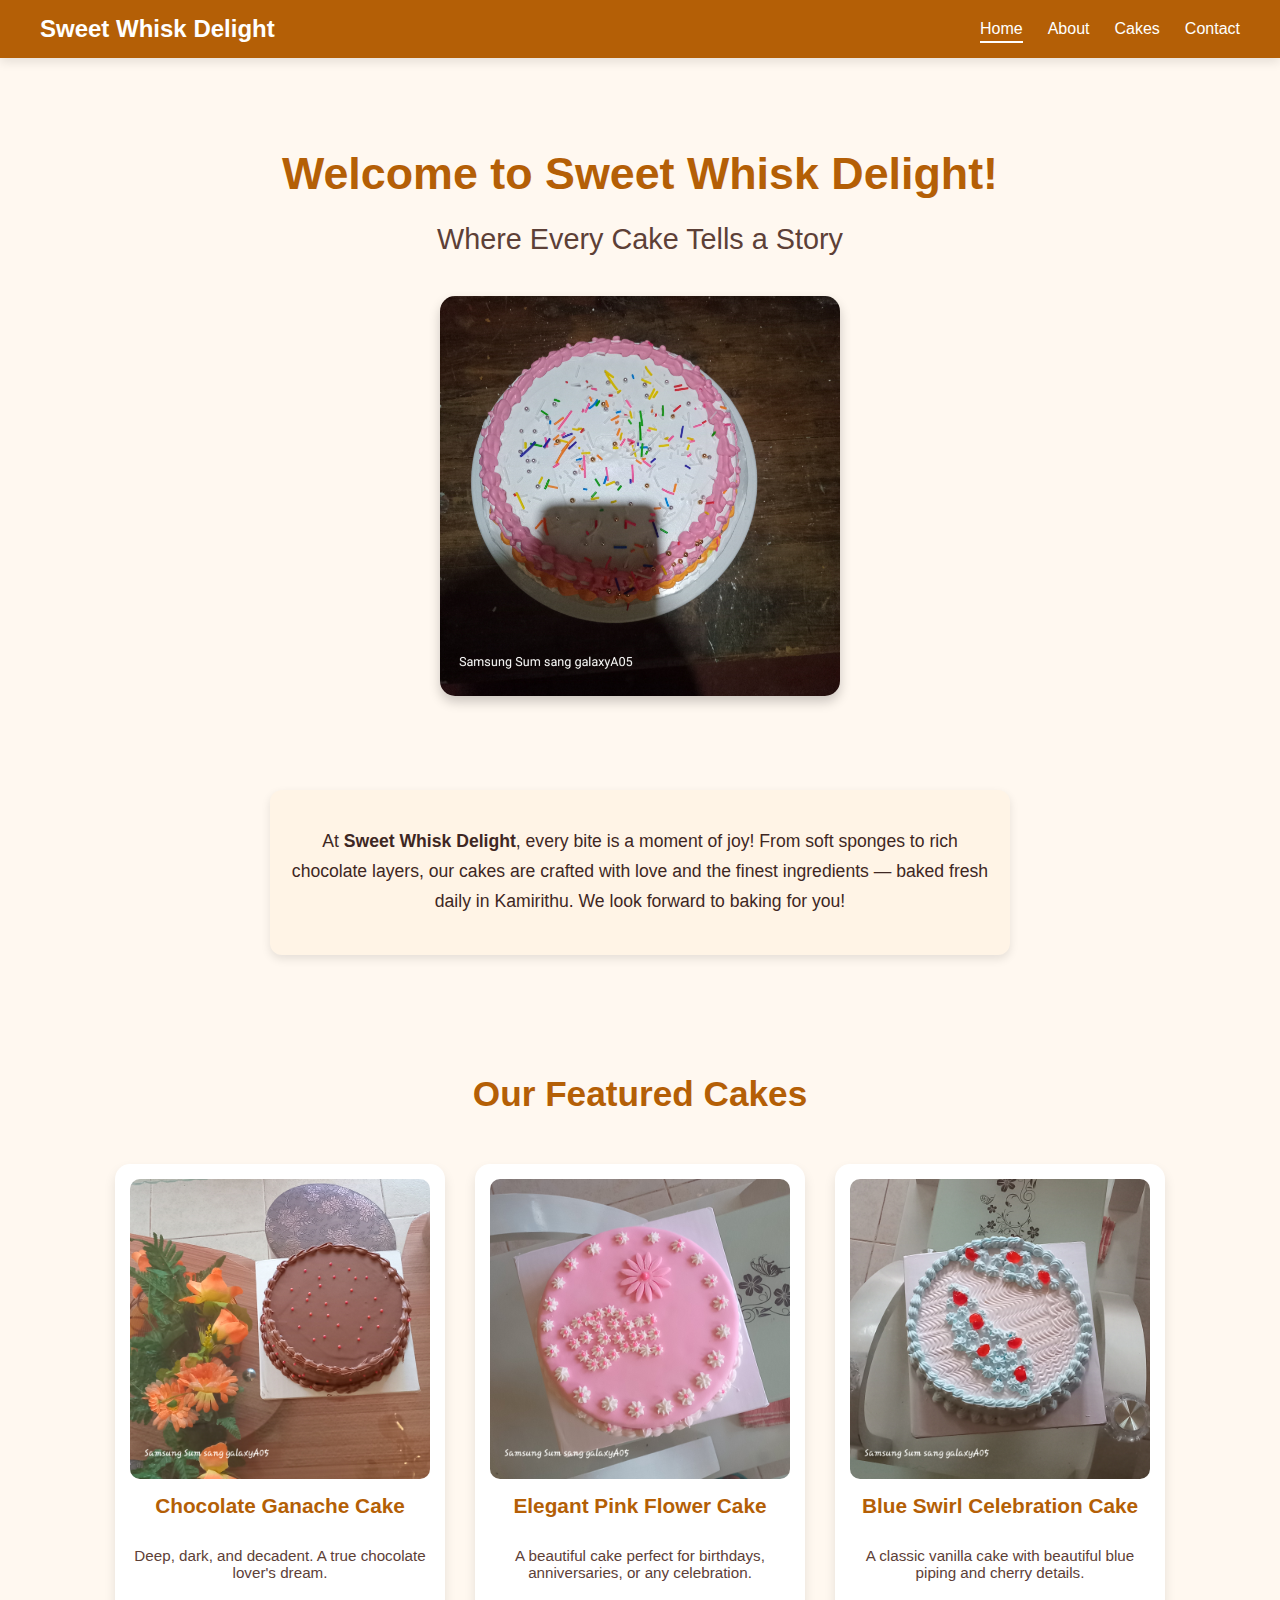
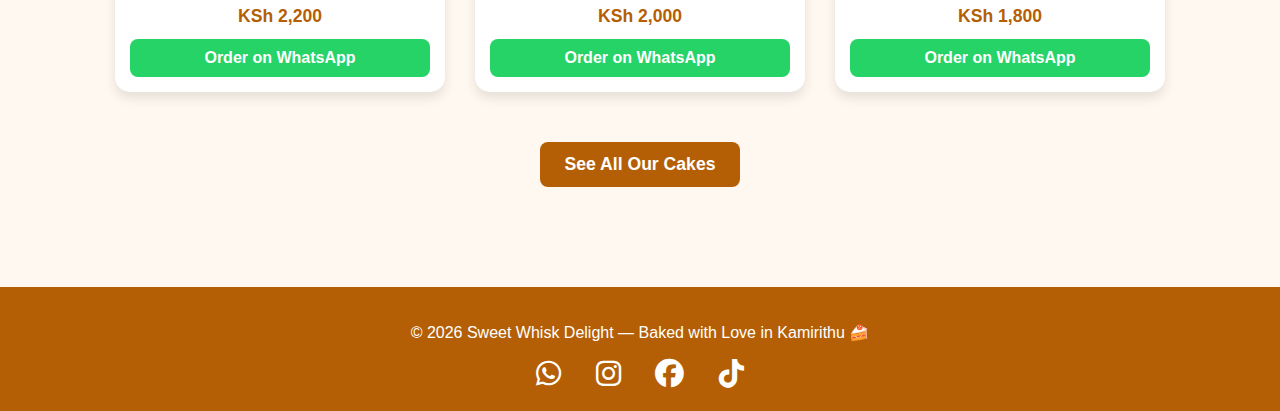
<file: index.html>
<!DOCTYPE html>
<html lang="en">
<head>
    <meta charset="UTF-8">
    <meta name="viewport" content="width=device-width, initial-scale=1.0">
    <title>Sweet Whisk Delight - Home</title>
    
    <link rel="stylesheet" href="https://cdnjs.cloudflare.com/ajax/libs/font-awesome/6.5.2/css/all.min.css">
    
    <link rel="stylesheet" href="styles.css">
</head>
<body>
    <nav>
        <h1 class="logo">Sweet Whisk Delight</h1>
        <ul>
            <li><a href="index.html" class="active">Home</a></li>
            <li><a href="about.html">About</a></li>
            <li><a href="cakes.html">Cakes</a></li>
            <li><a href="contact.html">Contact</a></li>
        </ul>
    </nav>

    <header class="hero">
        <h1>Welcome to Sweet Whisk Delight!</h1>
        <h2>Where Every Cake Tells a Story</h2>
        <img src="images/hero-cake.jpg" alt="A beautiful white cake with sprinkles">
    </header>

    <section class="intro">
        <p>
            At <strong>Sweet Whisk Delight</strong>, every bite is a moment of joy! 
            From soft sponges to rich chocolate layers, our cakes are crafted with love 
            and the finest ingredients — baked fresh daily in Kamirithu. 
            We look forward to baking for you!
        </p>
    </section>

    <section class="cakes-section">
        <h2>Our Featured Cakes</h2>
        <div class="cake-gallery">
            
            <div class="cake-item">
                <img src="images/cake-chocolate-ganache.jpg" alt="Chocolate Ganache Cake">
                <h3>Chocolate Ganache Cake</h3>
                <p>Deep, dark, and decadent. A true chocolate lover's dream.</p>
                <span class="price">KSh 2,200</span>
                <a href="https://wa.me/254759924567?text=Hi%20Sweet%20Whisk%20Delight!%20I'd%20like%20to%20order%20the%20Chocolate%20Ganache%20Cake." target="_blank" class="order-btn">Order on WhatsApp</a>
            </div>

            <div class="cake-item">
                <img src="images/cake-pink-flower.jpg" alt="Pink Flower Cake">
                <h3>Elegant Pink Flower Cake</h3>
                <p>A beautiful cake perfect for birthdays, anniversaries, or any celebration.</p>
                <span class="price">KSh 2,000</span>
                <a href="https://wa.me/254759924567?text=Hi%20Sweet%20Whisk%20Delight!%20I'd%20like%20to%20order%20the%20Pink%20Flower%20Cake." target="_blank" class="order-btn">Order on WhatsApp</a>
            </div>

            <div class="cake-item">
                <img src="images/cake-blue-swirl.jpg" alt="Blue Swirl Cake">
                <h3>Blue Swirl Celebration Cake</h3>
                <p>A classic vanilla cake with beautiful blue piping and cherry details.</p>
                <span class="price">KSh 1,800</span>
                <a href="https://wa.me/254759924567?text=Hi%20Sweet%20Whisk%20Delight!%20I'd%20like%20to%20order%20the%20Blue%20Swirl%20Cake." target="_blank" class="order-btn">Order on WhatsApp</a>
            </div>

        </div>
        
        <a href="cakes.html" class="cta-button">See All Our Cakes</a>
    </section>

    <footer>
    <p>&copy; 2026 Sweet Whisk Delight — Baked with Love in Kamirithu 🍰</p>
    
    <div class="social-media">
        <a href="https://wa.me/254759924567" target="_blank" aria-label="WhatsApp">
            <i class="fab fa-whatsapp"></i>
        </a>

        <a href="https://www.instagram.com/munyakadennis90/?hl=en" target="_blank" aria-label="Instagram">
            <i class="fab fa-instagram"></i>
        </a>

        <a href="https://web.facebook.com/dennis.munyaka.2025/" target="_blank" aria-label="Facebook">
            <i class="fab fa-facebook"></i>
        </a>

        <a href="https://www.tiktok.com/@dennis_m_m2.0" target="_blank" aria-label="TikTok">
            <i class="fab fa-tiktok"></i>
        </a>
    </div>
</footer>
</body>
</html>
</file>
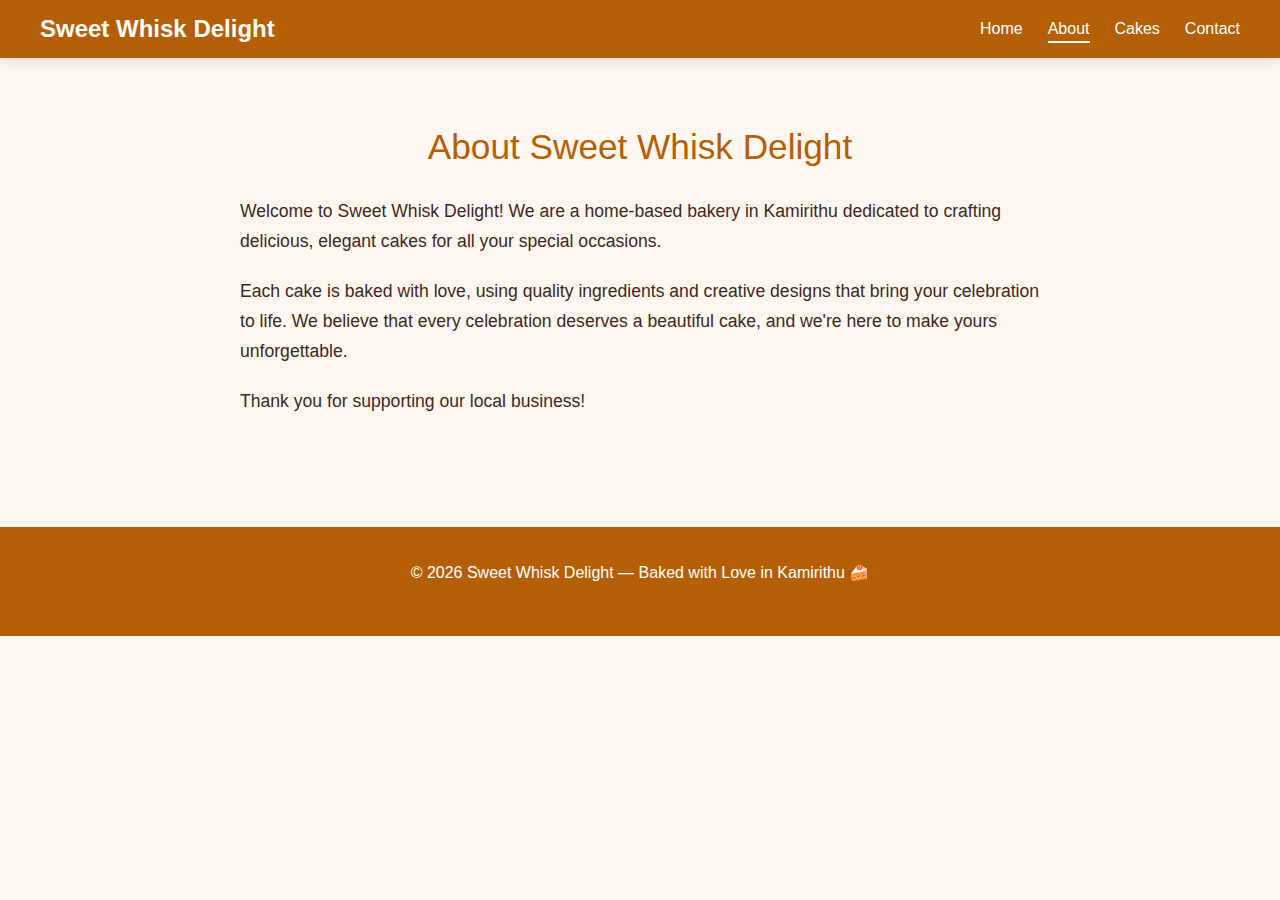
<file: about.html>
<!DOCTYPE html>
<html lang="en">
<head>
    <meta charset="UTF-8">
    <meta name="viewport" content="width=device-width, initial-scale=1.0">
    <title>About - Sweet Whisk Delight</title>
    <link rel="stylesheet"href="styles.css">
</head>
<body>

  <nav>
        <h1 class="logo">Sweet Whisk Delight</h1>
        <ul>
          <li><a href="index.html">Home</a></li>
          <li><a href="about.html" class="active">About</a></li>
          <li><a href="cakes.html">Cakes</a></li>
          <li><a href="contact.html">Contact</a></li>
        </ul>
      </nav>
      
      <section class="page">
        <h2>About Sweet Whisk Delight</h2>
         <p>
            Welcome to Sweet Whisk Delight! We are a home-based bakery in Kamirithu dedicated to crafting delicious,
            elegant cakes for all your special occasions.
         </p>
         <p>
            Each cake is baked with love, using
            quality ingredients and creative designs that bring 
            your celebration to life. We believe that every celebration deserves a
            beautiful cake, and we're here to make yours unforgettable.
         </p>
         <p>
            Thank you for supporting our local business!
         </p>
      </section>

   <footer>
    <p>&copy; 2026 Sweet Whisk Delight — Baked with Love in Kamirithu 🍰</p>
    
    <div class="social-media">
        <a href="https://wa.me/254759924567" target="_blank" aria-label="WhatsApp">
            <i class="fab fa-whatsapp"></i>
        </a>

        <a href="https://www.instagram.com/munyakadennis90/?hl=en" target="_blank" aria-label="Instagram">
            <i class="fab fa-instagram"></i>
        </a>

        <a href="https://web.facebook.com/dennis.munyaka.2025/" target="_blank" aria-label="Facebook">
            <i class="fab fa-facebook"></i>
        </a>

        <a href="https://www.tiktok.com/@dennis_m_m2.0" target="_blank" aria-label="TikTok">
            <i class="fab fa-tiktok"></i>
        </a>
    </div>
</footer>
</body>
</html>
</file>
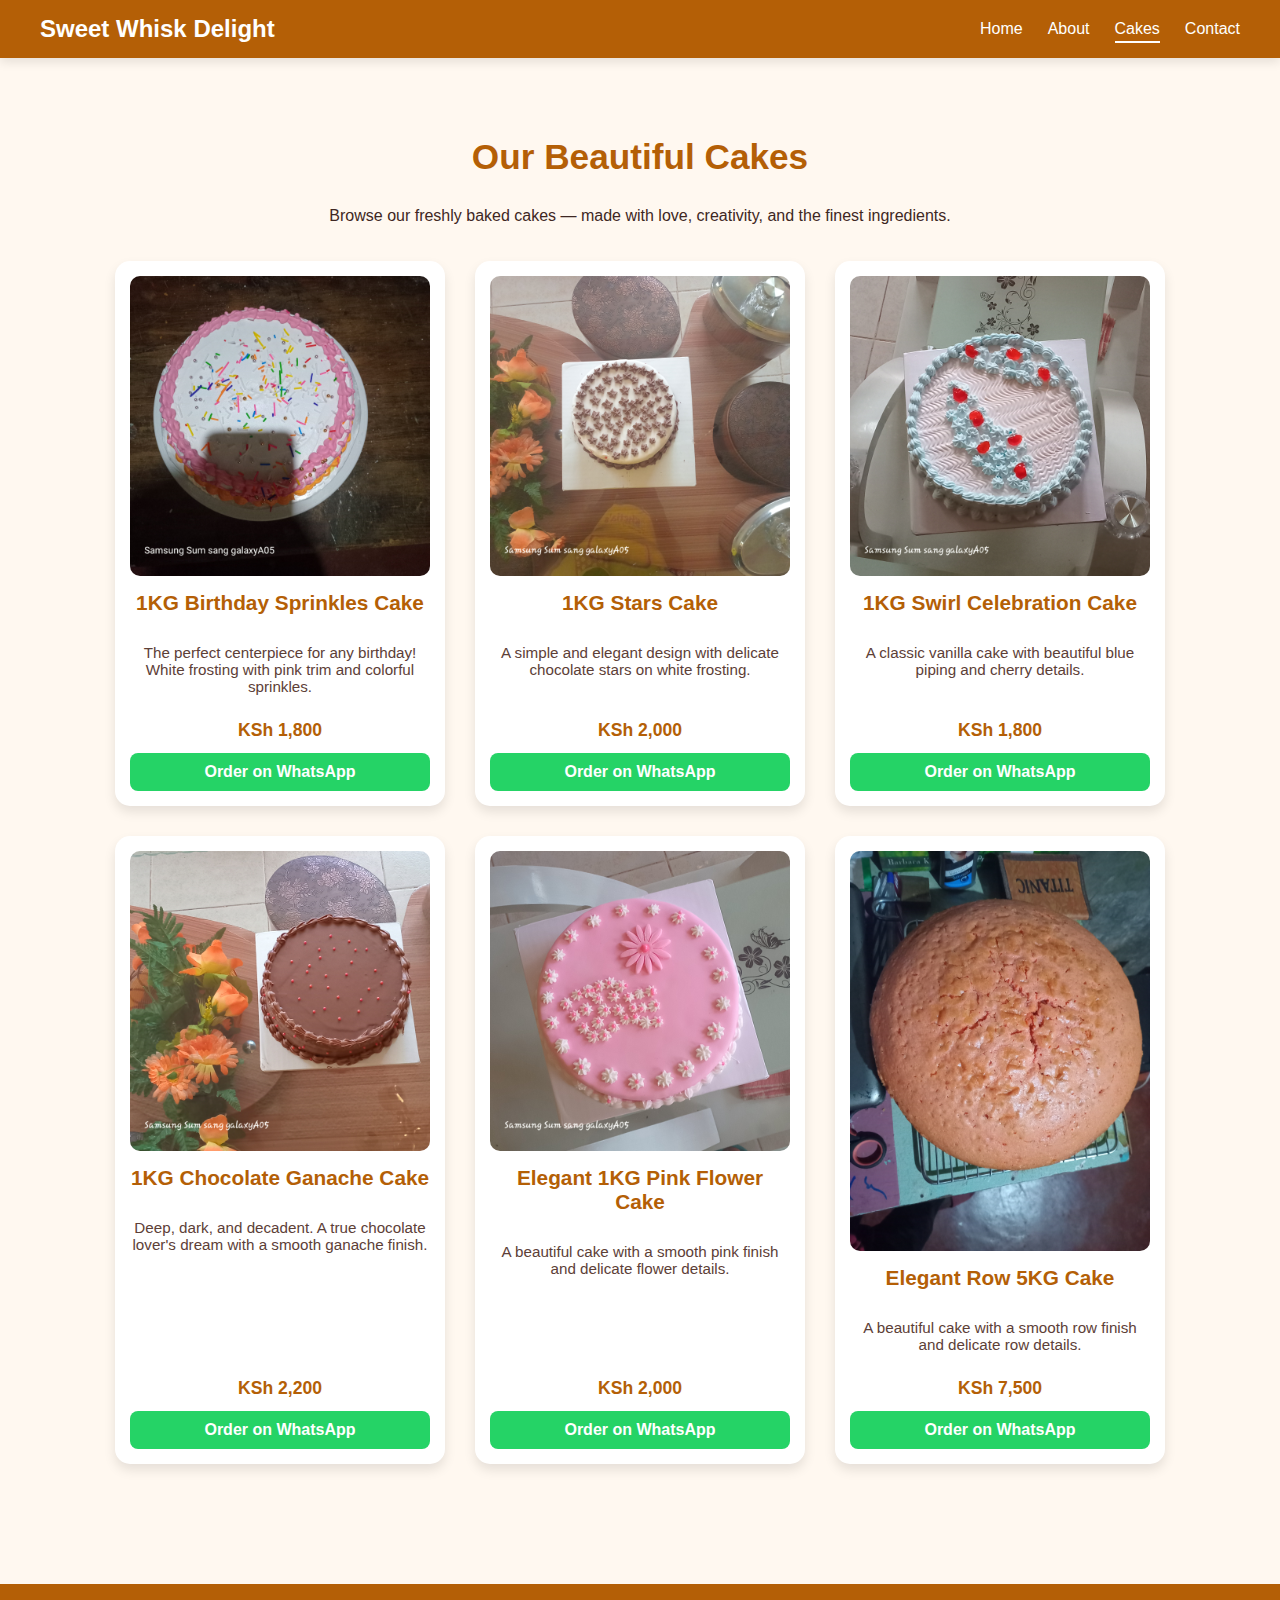
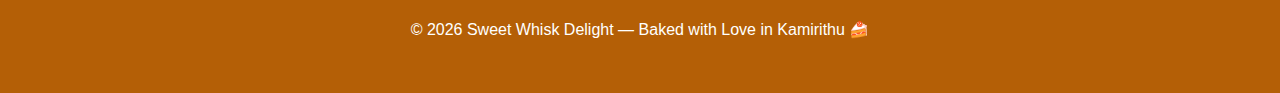
<file: cakes.html>
<!DOCTYPE html>
<html lang="en">
<head>
    <meta charset="UTF-8">
    <meta name="viewport" content="width=device-width, initial-scale=1.0">
    <title>Cakes - Sweet Whisk Delight</title>
    <link rel="stylesheet" href="styles.css">
</head>
<body>
    <nav>
        <h1 class="logo">Sweet Whisk Delight</h1>
        <ul>
            <li><a href="index.html">Home</a></li>
            <li><a href="about.html">About</a></li>
            <li><a href="cakes.html" class="active">Cakes</a></li>
            <li><a href="contact.html">Contact</a></li>
        </ul>
    </nav>

    <section class="cakes-section">
        <h2>Our Beautiful Cakes</h2>
        <p>Browse our freshly baked cakes — made with love, creativity, and the finest ingredients.</p>

        <div class="cake-gallery">
            <div class="cake-item">
                <img src="images/hero-cake.jpg" alt="Birthday Sprinkles Cake">
                <h3> 1KG Birthday Sprinkles Cake</h3>
                <p>The perfect centerpiece for any birthday! White frosting with pink trim and colorful sprinkles.</p>
                <span class="price">KSh 1,800</span>
                <a href="https://wa.me/254759924567?text=Hi%20Sweet%20Whisk%20Delight!%20I'd%20like%20to%20order%20the%20Birthday%20Sprinkles%20Cake." target="_blank" class="order-btn">Order on WhatsApp</a>
            </div>

            <div class="cake-item">
                <img src="images/cake-choco-stars.jpg" alt="Chocolate Stars Cake">
                <h3> 1KG Stars Cake</h3>
                <p>A simple and elegant design with delicate chocolate stars on white frosting.</p>
                <span class="price">KSh 2,000</span>
                <a href="https://wa.me/254759924567?text=Hi%20Sweet%20Whisk%20Delight!%20I'd%20like%20to%20order%20the%20Chocolate%20Stars%20Cake." target="_blank" class="order-btn">Order on WhatsApp</a>
            </div>

            <div class="cake-item">
                <img src="images/cake-blue-swirl.jpg" alt="Blue Swirl Cake">
                <h3> 1KG Swirl Celebration Cake</h3>
                <p>A classic vanilla cake with beautiful blue piping and cherry details.</p>
                <span class="price">KSh 1,800</span>
                <a href="https://wa.me/254759924567?text=Hi%20Sweet%20Whisk%20Delight!%20I'd%20like%20to%20order%20the%20Blue%20Swirl%20Cake." target="_blank" class="order-btn">Order on WhatsApp</a>
            </div>

            <div class="cake-item">
                <img src="images/cake-chocolate-ganache.jpg" alt="Chocolate Ganache Cake">
                <h3>1KG Chocolate Ganache Cake</h3>
                <p>Deep, dark, and decadent. A true chocolate lover's dream with a smooth ganache finish.</p>
                <span class="price">KSh 2,200</span>
                <a href="https://wa.me/254759924567?text=Hi%20Sweet%20Whisk%20Delight!%20I'd%20like%20to%20order%20the%20Chocolate%20Ganache%20Cake." target="_blank" class="order-btn">Order on WhatsApp</a>
            </div>

            <div class="cake-item">
                <img src="images/cake-pink-flower.jpg" alt="Pink Flower Cake">
                <h3>Elegant 1KG Pink Flower Cake</h3>
                <p>A beautiful cake with a smooth pink finish and delicate flower details.</p>
                <span class="price">KSh 2,000</span>
                <a href="https://wa.me/254759924567?text=Hi%20Sweet%20Whisk%20Delight!%20I'd%20like%20to%20order%20the%20Pink%20Flower%20Cake." target="_blank" class="order-btn">Order on WhatsApp</a>
            </div>

            <div class="cake-item">
                <img src="images/Row 5KG Cake.jpg" alt="Pink Flower Cake">
                <h3>Elegant Row 5KG Cake</h3>
                <p>A beautiful cake with a smooth row finish and delicate row details.</p>
                <span class="price">KSh 7,500</span>
                <a href="https://wa.me/254759924567?text=Hi%20Sweet%20Whisk%20Delight!%20I'd%20like%20to%20order%20the%20Pink%20Flower%20Cake." target="_blank" class="order-btn">Order on WhatsApp</a>
            </div>

            </div>
    </section>

   <footer>
    <p>&copy; 2026 Sweet Whisk Delight — Baked with Love in Kamirithu 🍰</p>
    
    <div class="social-media">
        <a href="https://wa.me/254759924567" target="_blank" aria-label="WhatsApp">
            <i class="fab fa-whatsapp"></i>
        </a>

        <a href="https://www.instagram.com/munyakadennis90/?hl=en" target="_blank" aria-label="Instagram">
            <i class="fab fa-instagram"></i>
        </a>

        <a href="https://web.facebook.com/dennis.munyaka.2025/" target="_blank" aria-label="Facebook">
            <i class="fab fa-facebook"></i>
        </a>

        <a href="https://www.tiktok.com/@dennis_m_m2.0" target="_blank" aria-label="TikTok">
            <i class="fab fa-tiktok"></i>
        </a>
    </div>
</footer>
</body>
</html>
</file>
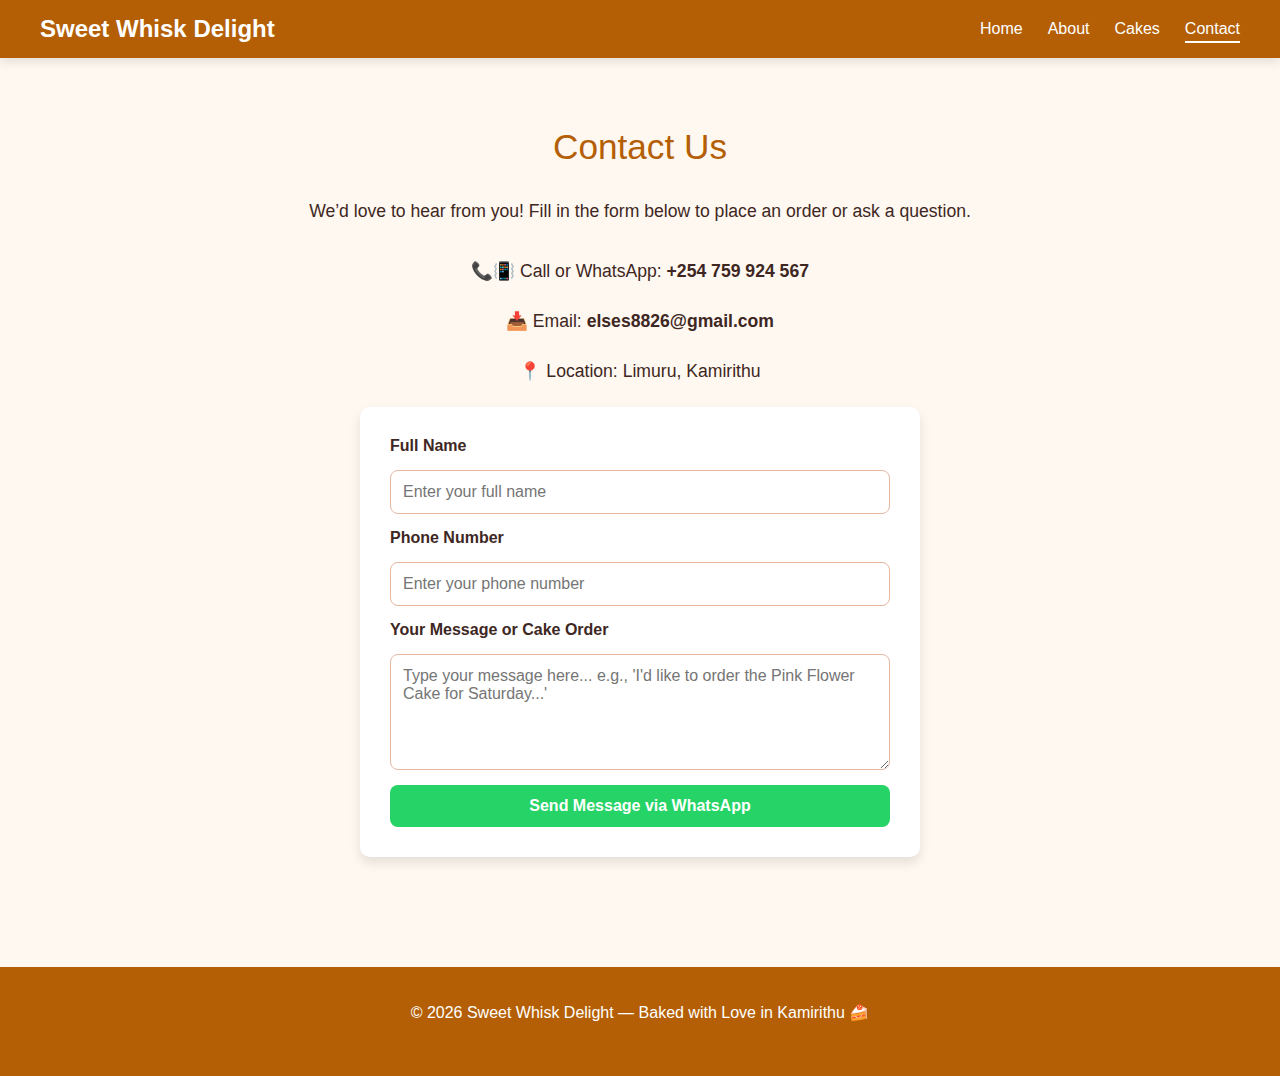
<file: contact.html>
<!DOCTYPE html>
<html lang="en">
<head>
    <meta charset="UTF-8">
    <meta name="viewport" content="width=device-width, initial-scale=1.0">
    <title>Contact - SWEET WHISK DELIGHT</title>
    <link rel="stylesheet" href="styles.css">
</head>
<body>

<nav>
  <h1 class="logo">Sweet Whisk Delight</h1>
  <ul>
    <li><a href="index.html">Home</a></li>
    <li><a href="about.html">About</a></li>
    <li><a href="cakes.html">Cakes</a></li>
    <li><a href="contact.html" class="active">Contact</a></li>
  </ul>
</nav>

<section class="page">
  <h2>Contact Us</h2>
  <p style="text-align: center;">We’d love to hear from you! Fill in the form below to place an order or ask a question.</p>
  
  <div class="contact-info">
    <p>📞📳 Call or WhatsApp: <strong>+254 759 924 567</strong></p>
    <p>📥 Email: <strong>elses8826@gmail.com</strong></p>
    <p>📍 Location: Limuru, Kamirithu</p>
  </div>

  <form class="contact-form" id="whatsappForm">
    <label for="name">Full Name</label>
    <input type="text" id="name" name="name" placeholder="Enter your full name" required>

    <label for="phone">Phone Number</label>
    <input type="tel" id="phone" name="phone" placeholder="Enter your phone number" required>

    <label for="message">Your Message or Cake Order</label>
    <textarea id="message" name="message" rows="5" placeholder="Type your message here... e.g., 'I'd like to order the Pink Flower Cake for Saturday...'" required></textarea>

    <button type="submit">Send Message via WhatsApp</button>
  </form>

  <script>
  document.getElementById("whatsappForm").addEventListener("submit", function(event) {
      event.preventDefault();

      const phoneNumber = "254759924567";
      const name = document.getElementById("name").value;
      const userPhone = document.getElementById("phone").value;
      const message = document.getElementById("message").value;

      const whatsappMessage = 
  `Hello Sweet Whisk Delight!%0A%0A👤 Name: ${name}%0A📞 Contact: ${userPhone}%0A💬 Message:%0A${message}`;

      const whatsappURL = `https://wa.me/${phoneNumber}?text=${whatsappMessage}`;
      window.open(whatsappURL, "_blank");
  });
  </script>
</section>
 <footer>
    <p>&copy; 2026 Sweet Whisk Delight — Baked with Love in Kamirithu 🍰</p>
    
    <div class="social-media">
        <a href="https://wa.me/254759924567" target="_blank" aria-label="WhatsApp">
            <i class="fab fa-whatsapp"></i>
        </a>

        <a href="https://www.instagram.com/munyakadennis90/?hl=en" target="_blank" aria-label="Instagram">
            <i class="fab fa-instagram"></i>
        </a>

        <a href="https://web.facebook.com/dennis.munyaka.2025/" target="_blank" aria-label="Facebook">
            <i class="fab fa-facebook"></i>
        </a>

        <a href="https://www.tiktok.com/@dennis_m_m2.0" target="_blank" aria-label="TikTok">
            <i class="fab fa-tiktok"></i>
        </a>
    </div>
</footer>

</body>
</html>
</file>
<file: styles.css>
/* General body style*/
body {
    background-color: #fff8f0;
    color: #3e2723;
    font-family: 'Poppins', sans-serif;
    text-align: center;
    margin: 0;
    padding: 0;
}

/* Header title */
h1 {
    color: #b45f06;
    margin-top: 40px;
    font-size: 2.5rem;
}

/* General heading */
h2 {
    color: #b45f06;
    font-weight: 500;
    font-size: 2rem;
    margin-bottom: 20px;
}

/* Footer */
footer {
    background-color: #b45f06;
    color: white;
    padding: 20px 0;
    margin-top: 50px;
    font-size: 1rem;
    text-align: center;
}

/* Navigation bar */
nav {
    background-color: #b45f06;
    display: flex;
    justify-content: space-between;
    align-items: center;
    padding: 15px 40px;
    box-shadow: 0 4px 10px rgba(0, 0, 0, 0.1);
}

nav .logo {
    color: white;
    font-size: 1.5rem;
    font-weight: bold;
    margin: 0;
}

nav ul {
    list-style: none;
    display: flex;
    gap: 25px;
    margin: 0;
    padding: 0;
}

nav ul li a {
    color: white;
    text-decoration: none; /* Changed from dashed */
    font-weight: 500;
    transition: color 0.3s;
}

nav ul li a:hover {
    color: #ffe0b2;
}

nav ul li a.active {
    border-bottom: 2px solid #fff;
    padding-bottom: 4px;
}

/* Hero section */
.hero {
    text-align: center;
    padding: 50px 20px;
}

.hero h1 {
    font-size: 2.8rem;
    margin-bottom: 10px;
}

.hero h2 {
    color: #5d4037;
    font-weight: 400;
    font-size: 1.8rem;
}

.hero img {
    width: 100%;
    max-width: 400px; /* Added max-width */
    border-radius: 15px;
    box-shadow: 0 6px 12px rgba(0, 0, 0, 0.2);
    margin-top: 20px;
}

/* Homepage Intro Section */
.intro {
    max-width: 700px;
    margin: 40px auto;
    padding: 20px;
    text-align: center;
    font-size: 1.1rem;
    line-height: 1.7;
    background-color: #fff4e6;
    border-radius: 12px;
    box-shadow: 0 4px 10px rgba(0, 0, 0, 0.1);
}

/* Generic Page Section (for About, Contact) */
.page {
    padding: 40px 20px;
    max-width: 800px;
    margin: 0 auto;
    text-align: left;
}

.page h2 {
    text-align: center;
    color: #b45f06;
    font-size: 2.2rem;
    margin-bottom: 30px;
}

.page p {
    font-size: 1.1rem;
    line-height: 1.7;
    margin-bottom: 20px;
}

/* ====== Unified Cakes Gallery (for Home & Cakes page) ====== */
.cakes-section {
    padding: 50px 20px;
    text-align: center;
}

.cakes-section h2 {
    color: #b45f06;
    font-size: 2.2rem;
    margin-bottom: 30px;
    font-weight: 600;
}

.cake-gallery {
    display: flex;
    flex-wrap: wrap;
    justify-content: center;
    gap: 30px;
    padding: 20px 0;
}

.cake-item {
    background-color: #fff;
    border-radius: 15px;
    box-shadow: 0 6px 12px rgba(0, 0, 0, 0.1);
    padding: 15px;
    transition: transform 0.3s, box-shadow 0.3s;
    width: 300px;
    display: flex;
    flex-direction: column;
    justify-content: space-between;
}

.cake-item:hover {
    transform: translateY(-8px);
    box-shadow: 0 10px 18px rgba(0, 0, 0, 0.2);
}

.cake-item img {
    width: 100%; /* Fixed from 50% */
    border-radius: 10px;
    margin-top: 0;
}

.cake-item h3 {
    color: #b45f06;
    margin-top: 15px;
    font-size: 1.3rem;
}

.cake-item p {
    color: #5d4037;
    font-size: 0.95rem;
    margin-top: 8px;
    flex-grow: 1; /* Makes description take available space */
}

/* Prices and Order Buttons */
.price {
    display: block;
    color: #b45f06;
    font-weight: 700;
    margin-top: 10px;
    font-size: 1.1rem;
}

.order-btn {
    display: inline-block;
    margin-top: 12px;
    background-color: #25d366;
    color: white;
    padding: 10px 18px;
    border-radius: 8px;
    text-decoration: none;
    font-weight: 600;
    transition: background 0.3s, transform 0.2s;
}

.order-btn:hover {
    background-color: #1ebe57;
    transform: translateY(-3px);
}

/* Button for "See All Cakes" on homepage */
.cta-button {
    display: inline-block;
    margin-top: 30px;
    background-color: #b45f06;
    color: white;
    padding: 12px 25px;
    border-radius: 8px;
    text-decoration: none;
    font-size: 1.1rem;
    font-weight: 600;
    transition: background 0.3s;
}

.cta-button:hover {
    background-color: #a05305;
}


/* Contact Form */
.contact-form {
    max-width: 500px;
    margin: 20px auto;
    display: flex;
    flex-direction: column;
    gap: 15px;
    background: #fff;
    padding: 30px;
    border-radius: 10px;
    box-shadow: 0 6px 12px rgba(0, 0, 0, 0.1);
}

.contact-form label {
    text-align: left;
    font-weight: 600;
    color: #3e2723;
}

.contact-form input,
.contact-form textarea {
    padding: 12px;
    border: 1px solid #e6b8a2;
    border-radius: 8px;
    font-size: 1rem;
    font-family: 'Poppins', sans-serif;
}

.contact-form button {
    background-color: #25d366;
    color: white;
    padding: 12px;
    border: none;
    border-radius: 8px; /* Fixed typo 8pxpx */
    font-size: 1rem;
    font-weight: 600;
    cursor: pointer;
    transition: background 0.3s;
}

.contact-form button:hover {
    background-color: #1ebe57;
}

.contact-info {
    margin-top: 30px;
    text-align: center;
}


/* Making site responsive for phones */
@media (max-width: 768px) {
    nav {
        flex-direction: column;
        text-align: center;
        padding: 15px;
    }

    nav ul {
        flex-direction: column;
        gap: 15px;
        margin-top: 15px;
    }

    .hero h1 {
        font-size: 2.2rem;
    }
    .hero h2 {
        font-size: 1.3rem;
    }

    .hero img {
        width: 90%;
    }
    
    .intro {
        font-size: 1rem;
        margin: 20px;
        padding: 15px;
    }

    .page {
        padding: 20px;
        text-align: center;
    }

    .cake-item {
        width: 90%;
    }
}

/* ====== Social Media Icons (in Footer) ====== */
.social-media {
    margin-top: 15px; /* Adds space above the icons */
}

.social-media a {
    color: white; /* Icons will be white */
    text-decoration: none;
    font-size: 1.8rem; /* Makes the icons larger */
    margin: 0 15px; /* Spaces the icons out */
    transition: color 0.3s, transform 0.3s;
    display: inline-block; /* Allows us to use the 'transform' effect */
}

.social-media a:hover {
    color: #ffe0b2; /* The same hover color as your nav links */
    transform: translateY(-5px); /* Makes the icon "jump" on hover */
}
</file>
